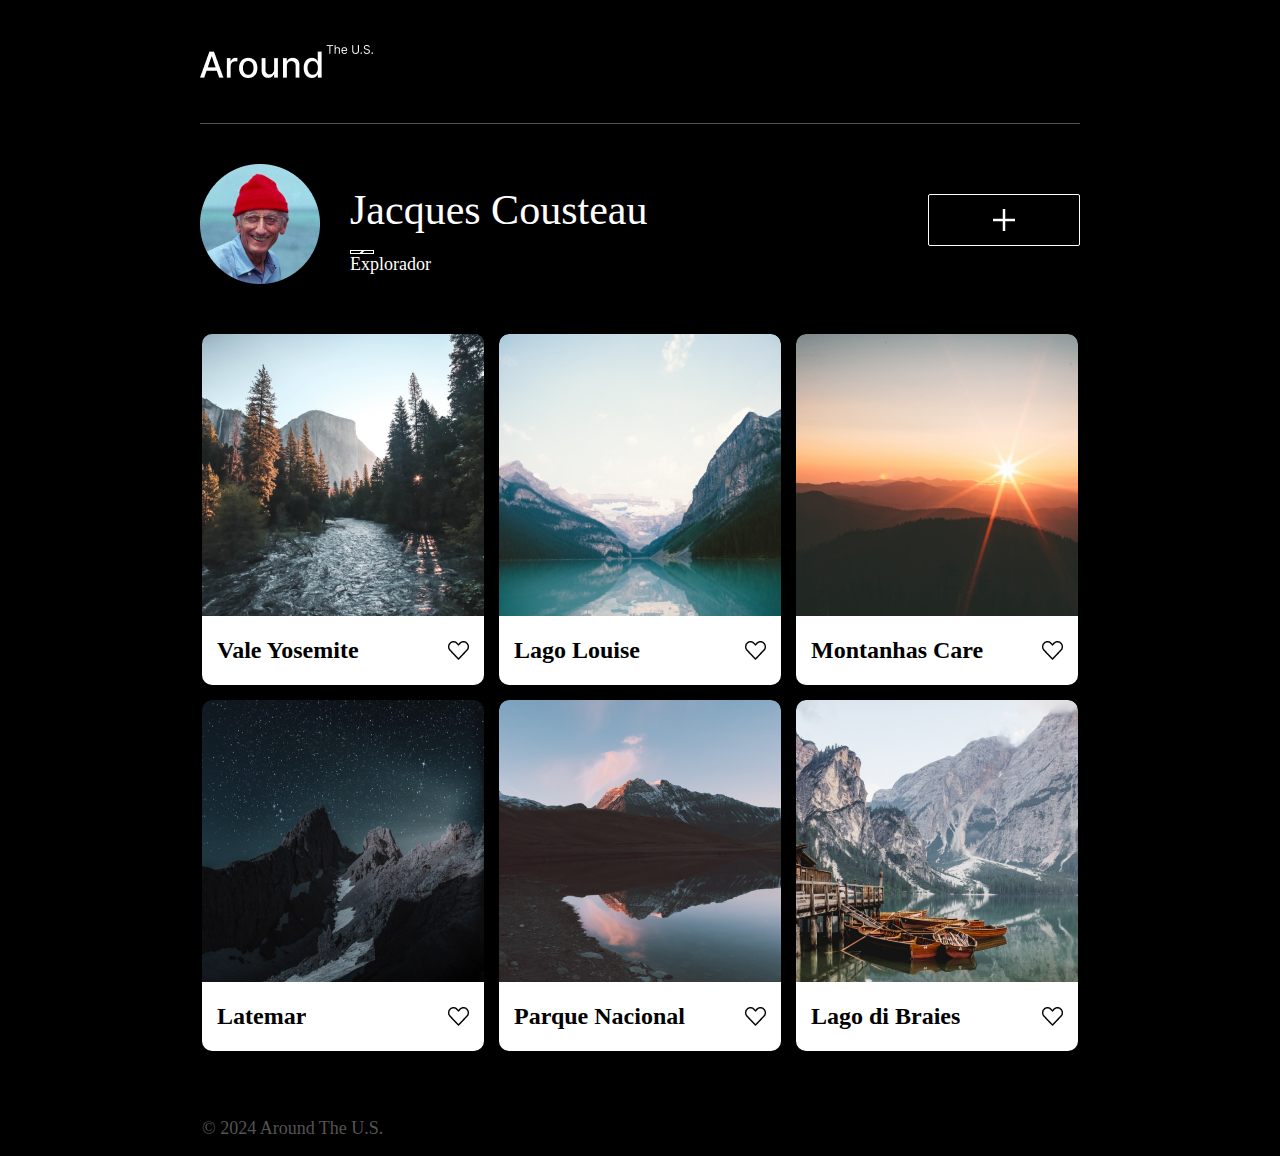
<file: intex.html>
<!DOCTYPE html>
<html lang="pt">
<head>
    <meta charset="UTF-8"/>
    <meta name="viewport" content="width=device-width, initial-scale=1.0"/>
    <meta name="description" content="AROUND"/>
    <meta name="author" content="Thiago gomes"/>
    <link rel="stylesheet" href="./pages/index.css">
    <title>Project Around The U.S.</title>
</head>
<body>
    <div class="page">
        <div class="popup">
        <div class="popup__container">
            <div class="popup__window">
                <h3 class="popup__perfil">Editar perfil</h3>
                <form class="popup__form" name="register">
                    <input class="popup__text popup__text-name"
                    type="text" name="name" placeholder="Nome" required>
                    <input class="popup__text popup__text-description"
                type="text" name="title" placeholder="Sua descrição" required>
                    <button class="popup__save-button"
                    type="submit">Salvar</button>
                </form>
                <button class="popup__button-close" draggable="true"></button>
            </div>
        </div>
        </div>

        <header class="header">
               <img src="./images/Vector.png"
                    class="header__logo"
                    alt="logo do site">
        </header>
        <section class="subheader">
          <div class="subheader__zero">
            <div class="subheader__first">
                <img src="./images/Avatar.png"
                class="subheader__logo"
                alt="foto de Jacques"/>
            </div>
            <div class="subheader__description">
                <h1 class="subheader__subtitle">Jacques Cousteau</h1>
                <button class="subheader__button-edit"></button>
                <p class="subheader__descriptionjac">Explorador</p>
            </div>
          </div>

            <div class="subheader__button">
              <img src="./images/Add Button.png" alt="add button">
            </div>
        </section>
        <main class="content">
            <article class="gallery">
                    <img src="./images/imagem1.jpg"
                    class="gallery__image"
                    alt="imagem do Vale Yosemite"/>
                    <div class="gallery__names">
                    <h2 class="gallery__title">Vale Yosemite</h2>
                    <img src="./images/coraçao.png" class="gallery__title-heart"  alt="like" id="button-heart">
                    </div>
            </article>
            <article class="gallery">
                <img src="./images/imagem2.png"
                class="gallery__image"
                alt="imagem do Lago Louise"/>
                <div class="gallery__names">
                <h2 class="gallery__title">Lago Louise</h2>
                <img src="./images/coraçao.png" class="gallery__title-heart" alt="">
                </div>
            </article>
            <article class="gallery">
                <img src="./images/imagem3.png"
                class="gallery__image"
                alt="imagem das Montanhas Care"/>
                <div class="gallery__names">
                <h2 class="gallery__title">Montanhas Care</h2>
                <img src="./images/coraçao.png" class="gallery__title-heart" alt="">
                </div>
            </article>
            <article class="gallery">
                <img src="./images/imagem4.png"
                class="gallery__image"
                alt="imagem do Latemar"/>
                <div class="gallery__names">
                <h2 class="gallery__title">Latemar</h2>
                <img src="./images/coraçao.png" class="gallery__title-heart" alt="">
                </div>
            </article>
            <article class="gallery">
                <img src="./images/imagem5.png"
                class="gallery__image"
                alt="imagem do Parque Nacional"/>
                <div class="gallery__names">
                <h2 class="gallery__title">Parque Nacional</h2>
                <img src="./images/coraçao.png" class="gallery__title-heart" alt="">
                </div>
            </article>
            <article class="gallery">
                <img src="./images/imagem6.png"
                class="gallery__image"
                alt="imagem do Lago di Braies"/>
                <div class="gallery__names">
                <h2 class="gallery__title">Lago di Braies</h2>
                <img src="./images/coraçao.png" class="gallery__title-heart" alt="">
                </div>
            </article>
        </main>
        <footer class="footer">
            <div class="footer__copyright">&copy; 2024 Around The U.S.</div>
        </footer>
    </div>
    <script src="./scripts/index.js"></script>
</body>
</html>
</file>
<file: pages/index.css>
@import url('../vendors/fonts.css');
@import url('../vendors/normalize.css');
@import url('../blocks/page.css');
@import url('../blocks/popup.css');
@import url('../blocks/header.css');
@import url('../blocks/subheader.css');
@import url('../blocks/content.css');
@import url('../blocks/galerry.css');
@import url('../blocks/footer.css');
</file>
